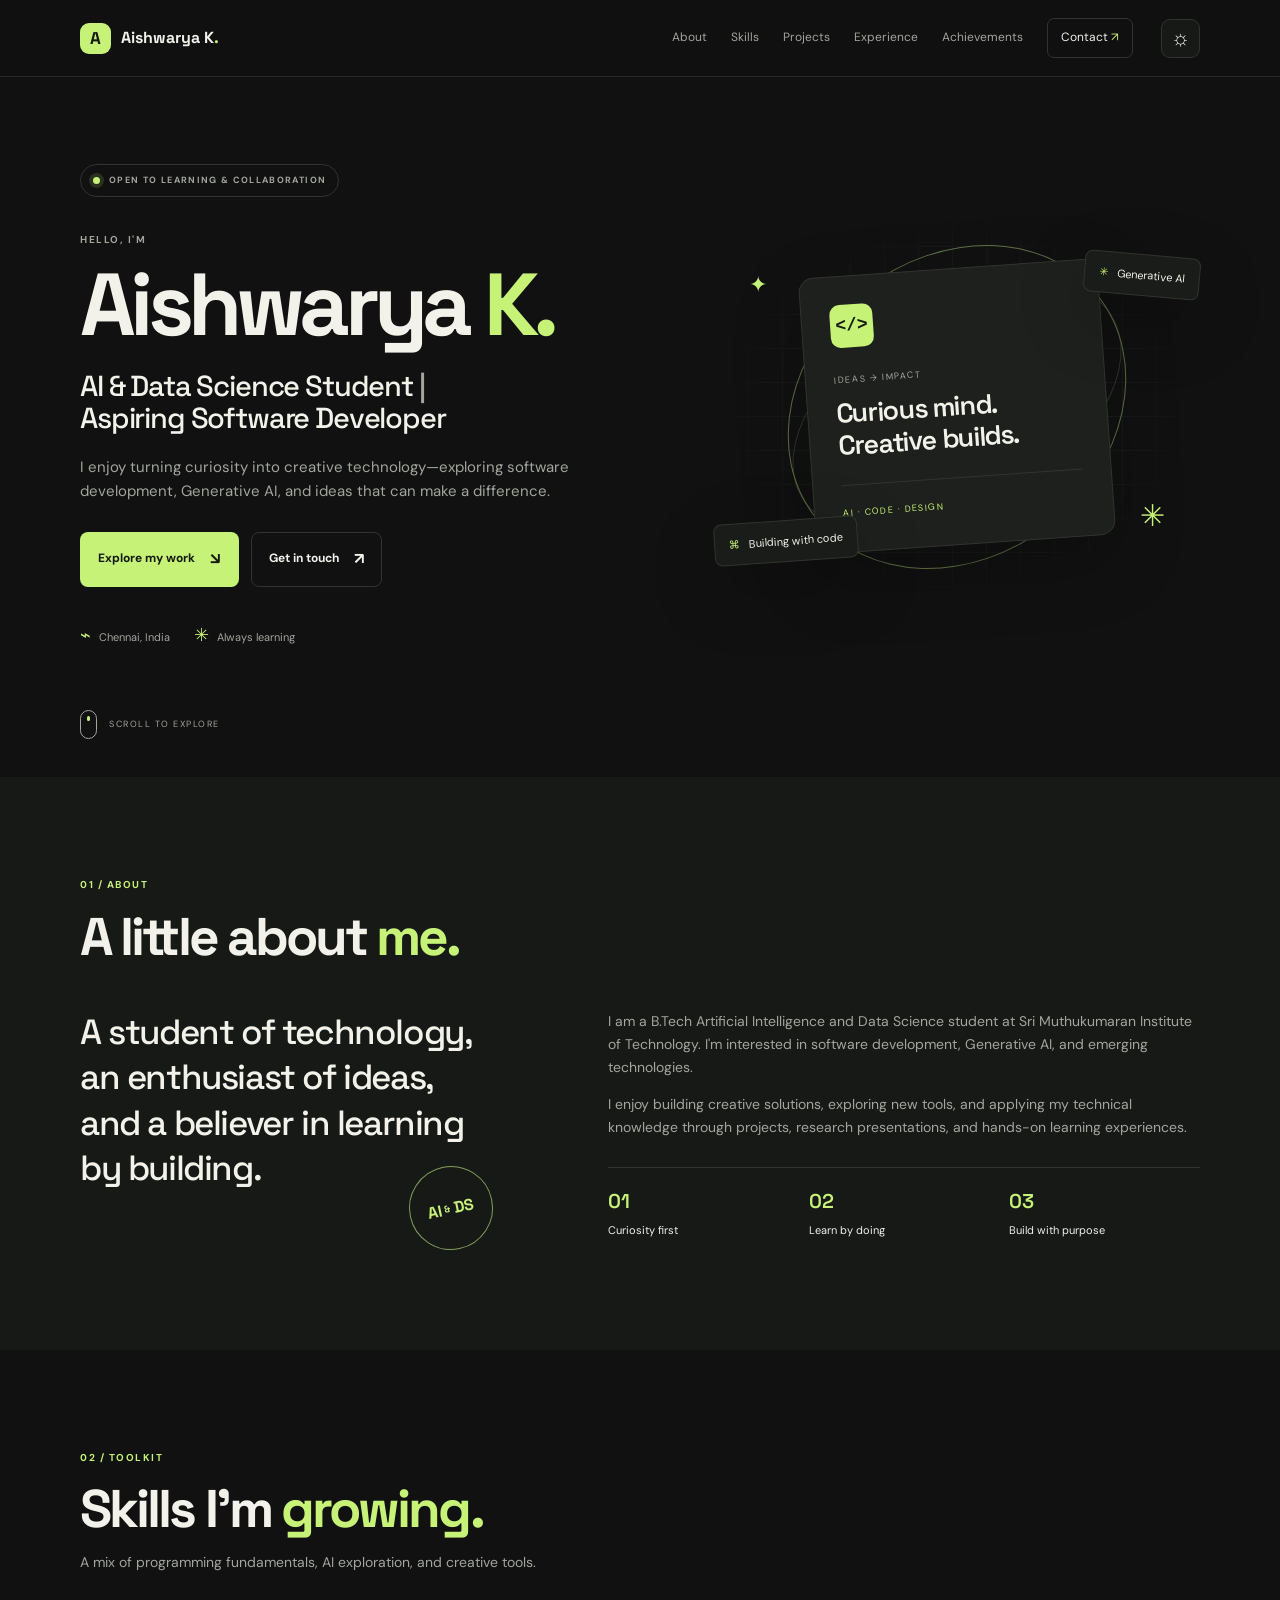
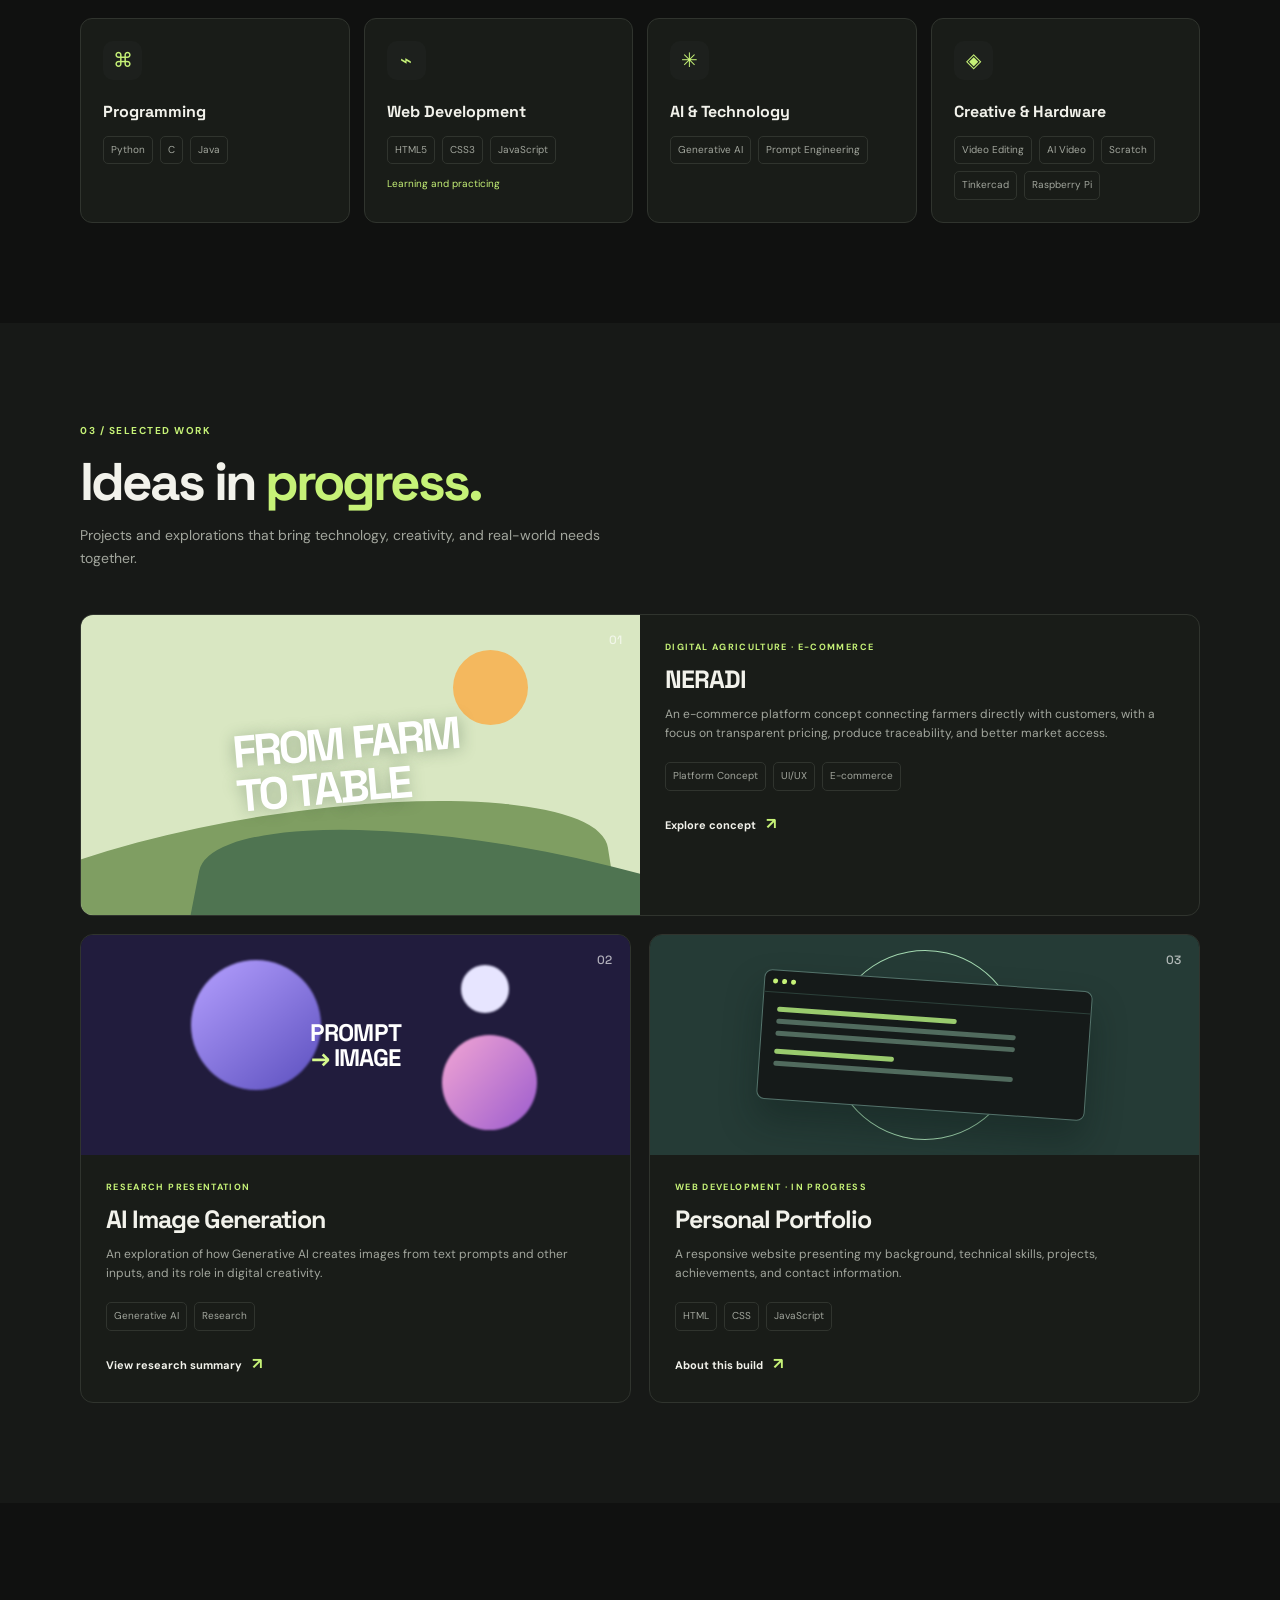
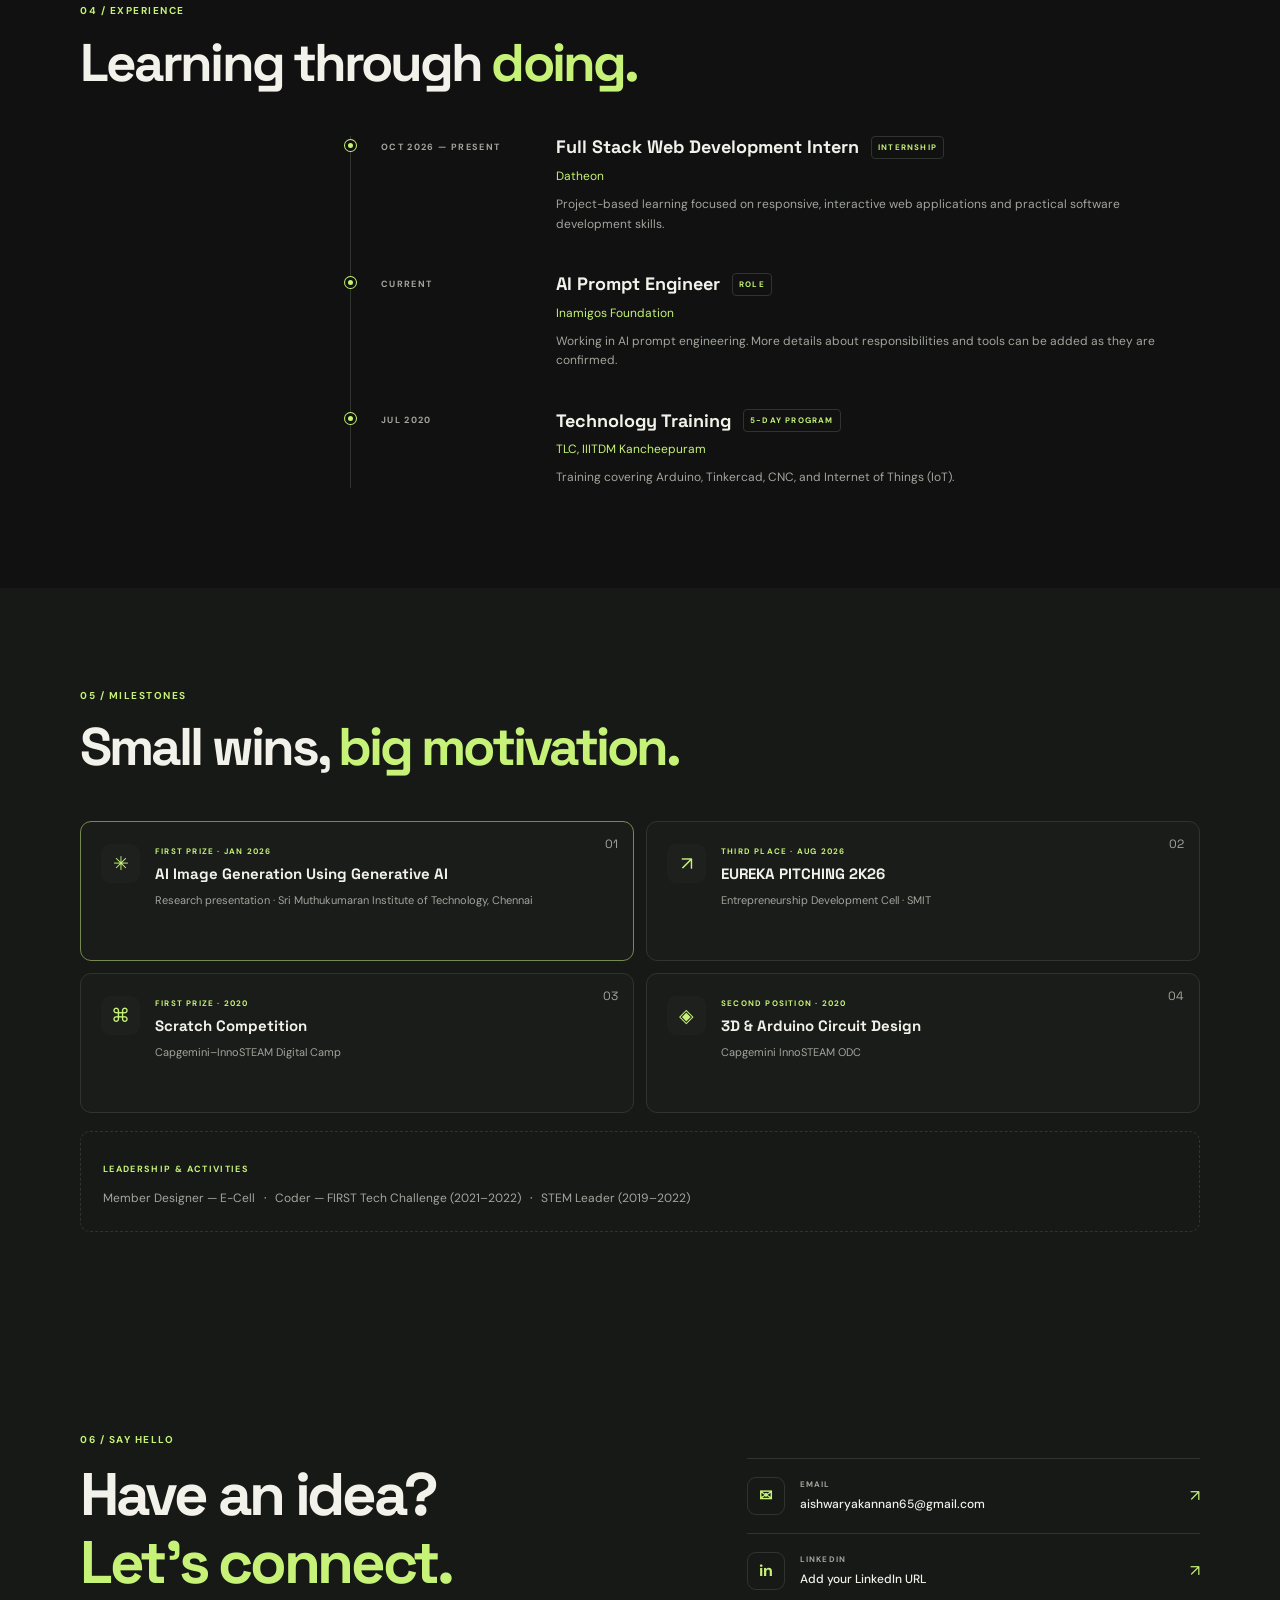
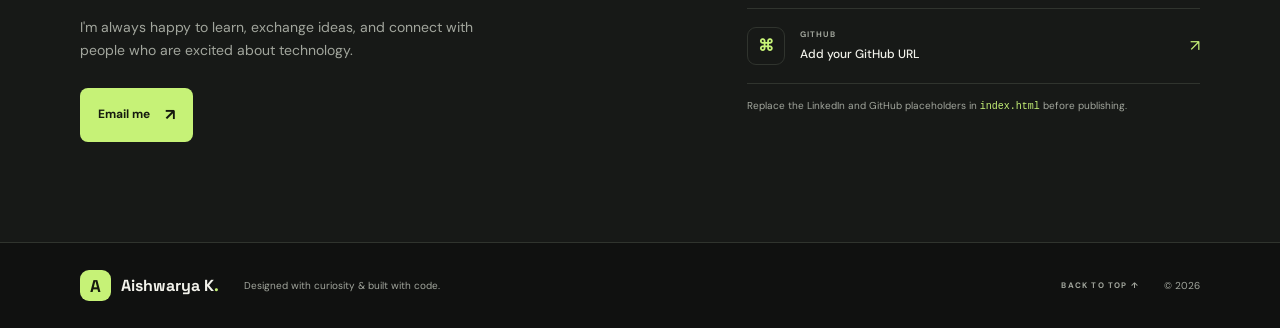
<file: index.html>
<!doctype html>
<html lang="en">
<head>
  <meta charset="utf-8">
  <meta name="viewport" content="width=device-width, initial-scale=1">
  <meta name="description" content="Aishwarya K — AI & Data Science student and aspiring software developer. Explore projects, skills, achievements, and contact details.">
  <title>Aishwarya K | AI & Data Science Student</title>
  <link rel="preconnect" href="https://fonts.googleapis.com">
  <link rel="preconnect" href="https://fonts.gstatic.com" crossorigin>
  <link href="https://fonts.googleapis.com/css2?family=DM+Sans:wght@400;500;600;700&family=Space+Grotesk:wght@400;500;600;700&display=swap" rel="stylesheet">
  <link rel="stylesheet" href="style.css">
  <script src="script.js" defer></script>
</head>
<body>
  <a class="skip-link" href="#main">Skip to content</a>
  <header class="site-header">
    <nav class="nav container" aria-label="Main navigation">
      <a class="brand" href="#home" aria-label="Aishwarya K home"><span class="brand-mark">A</span><span>Aishwarya K<span class="brand-dot">.</span></span></a>
      <button class="menu-toggle" id="menuToggle" aria-label="Open navigation menu" aria-expanded="false" aria-controls="navLinks"><span></span><span></span><span></span></button>
      <div class="nav-links" id="navLinks">
        <a href="#about">About</a><a href="#skills">Skills</a><a href="#projects">Projects</a><a href="#experience">Experience</a><a href="#achievements">Achievements</a><a href="#contact" class="nav-contact">Contact <span aria-hidden="true">↗</span></a>
      </div>
      <button class="theme-toggle" id="themeToggle" aria-label="Switch to light theme" title="Toggle color theme"><span id="themeIcon" aria-hidden="true">☼</span></button>
    </nav>
  </header>

  <main id="main">
    <section class="hero section container" id="home">
      <div class="hero-copy">
        <div class="eyebrow"><span class="status-dot"></span> OPEN TO LEARNING & COLLABORATION</div>
        <p class="hero-kicker">HELLO, I'M</p>
        <h1>Aishwarya <span class="accent">K.</span></h1>
        <h2>AI &amp; Data Science Student <span class="muted">|</span><br class="desktop-break"> Aspiring Software Developer</h2>
        <p class="hero-description">I enjoy turning curiosity into creative technology—exploring software development, Generative AI, and ideas that can make a difference.</p>
        <div class="hero-actions">
          <a class="button button-primary" href="#projects">Explore my work <span aria-hidden="true">↘</span></a>
          <a class="button button-secondary" href="#contact">Get in touch <span aria-hidden="true">↗</span></a>
        </div>
        <div class="hero-meta"><span><span class="meta-icon">⌁</span> Chennai, India</span><span><span class="meta-icon">✳</span> Always learning</span></div>
      </div>
      <div class="hero-art" aria-label="Decorative abstract technology illustration">
        <div class="art-grid"></div><div class="orbit orbit-one"></div><div class="orbit orbit-two"></div>
        <div class="art-card card-main"><span class="code-tag">&lt;/&gt;</span><span class="art-label">IDEAS → IMPACT</span><strong>Curious mind.<br>Creative builds.</strong><div class="art-line"></div><span class="art-caption">AI · CODE · DESIGN</span></div>
        <div class="float-chip chip-ai"><span>✳</span> Generative AI</div>
        <div class="float-chip chip-code"><span>⌘</span> Building with code</div>
        <div class="art-spark spark-one">✳</div><div class="art-spark spark-two">✦</div>
      </div>
      <a class="scroll-cue" href="#about"><span></span> SCROLL TO EXPLORE</a>
    </section>

    <section class="section section-soft" id="about">
      <div class="container">
        <div class="section-heading"><p class="section-index">01 / ABOUT</p><h2>A little about <span class="accent">me.</span></h2></div>
        <div class="about-layout">
          <div class="about-lead"><p class="large-copy">A student of technology, an enthusiast of ideas, and a believer in learning by building.</p><div class="about-stamp"><span>AI</span><span>&</span><span>DS</span></div></div>
          <div class="about-content"><p>I am a B.Tech Artificial Intelligence and Data Science student at Sri Muthukumaran Institute of Technology. I'm interested in software development, Generative AI, and emerging technologies.</p><p>I enjoy building creative solutions, exploring new tools, and applying my technical knowledge through projects, research presentations, and hands-on learning experiences.</p><div class="quick-facts"><div><span class="fact-number">01</span><span>Curiosity first</span></div><div><span class="fact-number">02</span><span>Learn by doing</span></div><div><span class="fact-number">03</span><span>Build with purpose</span></div></div></div>
        </div>
      </div>
    </section>

    <section class="section container" id="skills">
      <div class="section-heading"><p class="section-index">02 / TOOLKIT</p><h2>Skills I'm <span class="accent">growing.</span></h2><p class="section-subtitle">A mix of programming fundamentals, AI exploration, and creative tools.</p></div>
      <div class="skills-grid">
        <article class="skill-card"><div class="skill-icon">⌘</div><h3>Programming</h3><div class="tag-list"><span>Python</span><span>C</span><span>Java</span></div></article>
        <article class="skill-card"><div class="skill-icon">⌁</div><h3>Web Development</h3><div class="tag-list"><span>HTML5</span><span>CSS3</span><span>JavaScript</span></div><p class="skill-note">Learning and practicing</p></article>
        <article class="skill-card"><div class="skill-icon">✳</div><h3>AI &amp; Technology</h3><div class="tag-list"><span>Generative AI</span><span>Prompt Engineering</span></div></article>
        <article class="skill-card"><div class="skill-icon">◈</div><h3>Creative &amp; Hardware</h3><div class="tag-list"><span>Video Editing</span><span>AI Video</span><span>Scratch</span><span>Tinkercad</span><span>Raspberry Pi</span></div></article>
      </div>
    </section>

    <section class="section section-soft" id="projects">
      <div class="container">
        <div class="section-heading"><p class="section-index">03 / SELECTED WORK</p><h2>Ideas in <span class="accent">progress.</span></h2><p class="section-subtitle">Projects and explorations that bring technology, creativity, and real-world needs together.</p></div>
        <div class="projects-grid">
          <article class="project-card project-featured">
            <div class="project-visual visual-farm"><div class="farm-sun"></div><div class="farm-hill hill-one"></div><div class="farm-hill hill-two"></div><div class="farm-label">FROM FARM<br>TO TABLE</div><span class="visual-number">01</span></div>
            <div class="project-body"><div class="project-type">DIGITAL AGRICULTURE · E-COMMERCE</div><h3>NERADI</h3><p>An e-commerce platform concept connecting farmers directly with customers, with a focus on transparent pricing, produce traceability, and better market access.</p><div class="project-tags"><span>Platform Concept</span><span>UI/UX</span><span>E-commerce</span></div><button class="text-link project-details" data-project="neradi">Explore concept <span>↗</span></button></div>
          </article>
          <article class="project-card">
            <div class="project-visual visual-ai"><div class="ai-orb orb-a"></div><div class="ai-orb orb-b"></div><div class="ai-orb orb-c"></div><div class="ai-visual-text">PROMPT<br><span>→</span> IMAGE</div><span class="visual-number">02</span></div>
            <div class="project-body"><div class="project-type">RESEARCH PRESENTATION</div><h3>AI Image Generation</h3><p>An exploration of how Generative AI creates images from text prompts and other inputs, and its role in digital creativity.</p><div class="project-tags"><span>Generative AI</span><span>Research</span></div><button class="text-link project-details" data-project="ai">View research summary <span>↗</span></button></div>
          </article>
          <article class="project-card">
            <div class="project-visual visual-portfolio"><div class="mini-window"><div class="mini-window-top"><i></i><i></i><i></i></div><div class="mini-lines"><b></b><span></span><span></span><b></b><span></span></div></div><span class="visual-number">03</span><div class="portfolio-orbit"></div></div>
            <div class="project-body"><div class="project-type">WEB DEVELOPMENT · IN PROGRESS</div><h3>Personal Portfolio</h3><p>A responsive website presenting my background, technical skills, projects, achievements, and contact information.</p><div class="project-tags"><span>HTML</span><span>CSS</span><span>JavaScript</span></div><button class="text-link project-details" data-project="portfolio">About this build <span>↗</span></button></div>
          </article>
        </div>
      </div>
    </section>

    <section class="section container" id="experience">
      <div class="section-heading"><p class="section-index">04 / EXPERIENCE</p><h2>Learning through <span class="accent">doing.</span></h2></div>
      <div class="timeline">
        <article class="timeline-item"><div class="timeline-marker"></div><div class="timeline-date">OCT 2026 — PRESENT</div><div class="timeline-content"><div class="timeline-top"><h3>Full Stack Web Development Intern</h3><span class="timeline-type">INTERNSHIP</span></div><p class="timeline-org">Datheon</p><p>Project-based learning focused on responsive, interactive web applications and practical software development skills.</p></div></article>
        <article class="timeline-item"><div class="timeline-marker"></div><div class="timeline-date">CURRENT</div><div class="timeline-content"><div class="timeline-top"><h3>AI Prompt Engineer</h3><span class="timeline-type">ROLE</span></div><p class="timeline-org">Inamigos Foundation</p><p>Working in AI prompt engineering. More details about responsibilities and tools can be added as they are confirmed.</p></div></article>
        <article class="timeline-item"><div class="timeline-marker"></div><div class="timeline-date">JUL 2020</div><div class="timeline-content"><div class="timeline-top"><h3>Technology Training</h3><span class="timeline-type">5-DAY PROGRAM</span></div><p class="timeline-org">TLC, IIITDM Kancheepuram</p><p>Training covering Arduino, Tinkercad, CNC, and Internet of Things (IoT).</p></div></article>
      </div>
    </section>

    <section class="section section-soft" id="achievements">
      <div class="container">
        <div class="section-heading"><p class="section-index">05 / MILESTONES</p><h2>Small wins, <span class="accent">big motivation.</span></h2></div>
        <div class="awards-grid">
          <article class="award-card award-highlight"><div class="award-symbol">✳</div><div><p class="award-label">FIRST PRIZE · JAN 2026</p><h3>AI Image Generation Using Generative AI</h3><p>Research presentation · Sri Muthukumaran Institute of Technology, Chennai</p></div><span class="award-index">01</span></article>
          <article class="award-card"><div class="award-symbol">↗</div><div><p class="award-label">THIRD PLACE · AUG 2026</p><h3>EUREKA PITCHING 2K26</h3><p>Entrepreneurship Development Cell · SMIT</p></div><span class="award-index">02</span></article>
          <article class="award-card"><div class="award-symbol">⌘</div><div><p class="award-label">FIRST PRIZE · 2020</p><h3>Scratch Competition</h3><p>Capgemini–InnoSTEAM Digital Camp</p></div><span class="award-index">03</span></article>
          <article class="award-card"><div class="award-symbol">◈</div><div><p class="award-label">SECOND POSITION · 2020</p><h3>3D &amp; Arduino Circuit Design</h3><p>Capgemini InnoSTEAM ODC</p></div><span class="award-index">04</span></article>
        </div>
        <div class="activities-strip"><div><span class="strip-label">LEADERSHIP & ACTIVITIES</span><p>Member Designer — E-Cell <span>·</span> Coder — FIRST Tech Challenge (2021–2022) <span>·</span> STEM Leader (2019–2022)</p></div></div>
      </div>
    </section>

    <section class="section contact-section" id="contact">
      <div class="container contact-layout">
        <div><p class="section-index">06 / SAY HELLO</p><h2>Have an idea?<br><span class="accent">Let's connect.</span></h2><p class="contact-intro">I'm always happy to learn, exchange ideas, and connect with people who are excited about technology.</p><a class="button button-primary" href="mailto:aishwaryakannan65@gmail.com">Email me <span aria-hidden="true">↗</span></a></div>
        <div class="contact-links">
          <a class="contact-link" href="mailto:aishwaryakannan65@gmail.com"><span class="contact-icon">✉</span><span><small>EMAIL</small><strong>aishwaryakannan65@gmail.com</strong></span><span class="external-arrow">↗</span></a>
          <a class="contact-link placeholder-link" href="#" data-placeholder="linkedin"><span class="contact-icon">in</span><span><small>LINKEDIN</small><strong>Add your LinkedIn URL</strong></span><span class="external-arrow">↗</span></a>
          <a class="contact-link placeholder-link" href="#" data-placeholder="github"><span class="contact-icon">⌘</span><span><small>GITHUB</small><strong>Add your GitHub URL</strong></span><span class="external-arrow">↗</span></a>
          <div class="contact-note">Replace the LinkedIn and GitHub placeholders in <code>index.html</code> before publishing.</div>
        </div>
      </div>
    </section>
  </main>

  <footer class="site-footer"><div class="container footer-inner"><a class="brand" href="#home"><span class="brand-mark">A</span><span>Aishwarya K<span class="brand-dot">.</span></span></a><p>Designed with curiosity & built with code.</p><a href="#home" class="back-top">BACK TO TOP ↑</a><span class="footer-year">© <span id="year"></span></span></div></footer>

  <dialog class="project-modal" id="projectModal" aria-labelledby="modalTitle"><div class="modal-inner"><button class="modal-close" id="modalClose" aria-label="Close project details">×</button><p class="section-index" id="modalEyebrow">PROJECT DETAILS</p><h2 id="modalTitle">Project</h2><p id="modalDescription"></p><div class="modal-note" id="modalNote"></div><button class="button button-secondary" id="modalDone">Close details</button></div></dialog>
  <div class="toast" id="toast" role="status" aria-live="polite"></div>
</body>
</html>
</file>
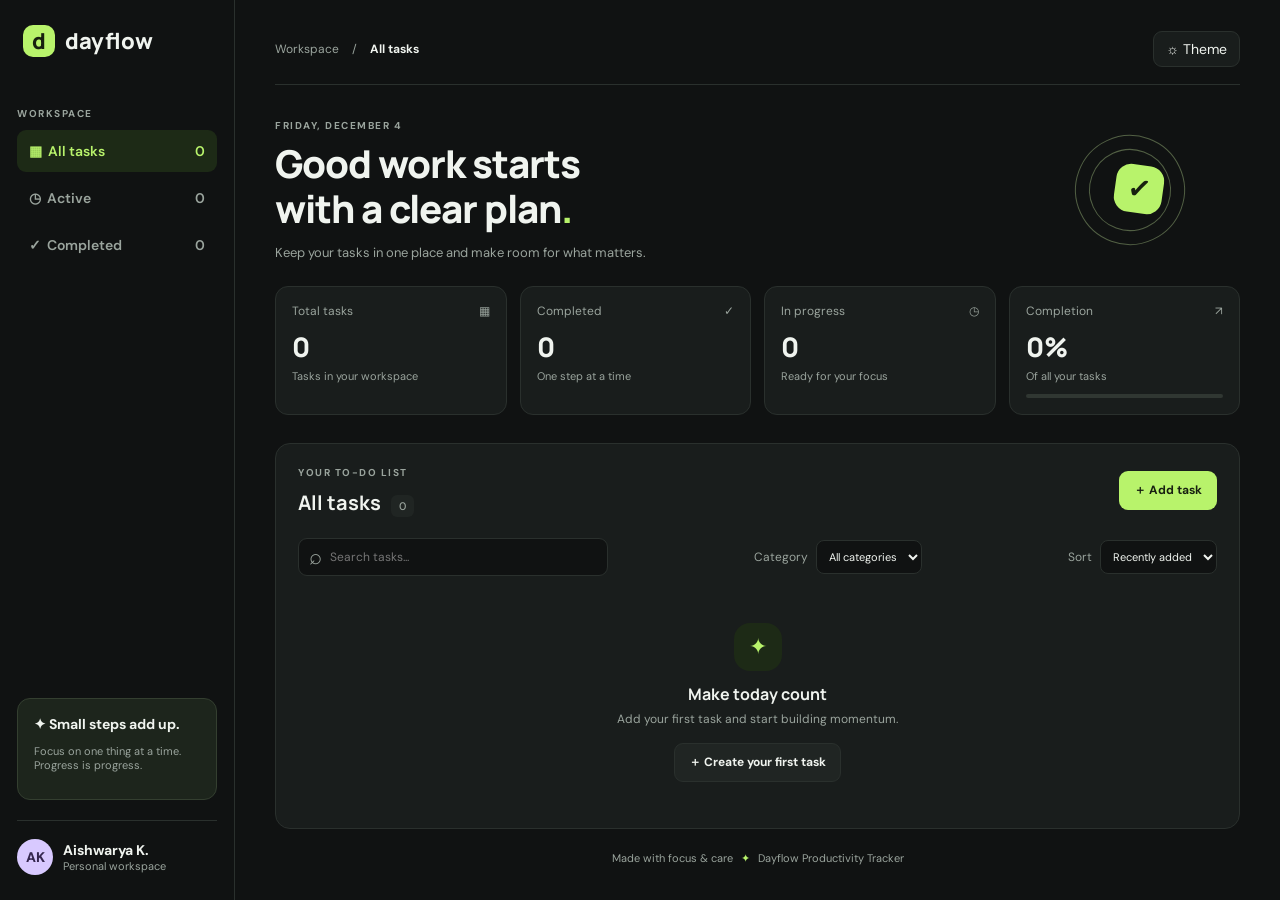
<file: task-manager/index.html>
<!doctype html>
<html lang="en"><head><meta charset="utf-8"><meta name="viewport" content="width=device-width, initial-scale=1"><meta name="description" content="Responsive task manager and productivity tracker"><title>Dayflow — Task Manager</title><link rel="stylesheet" href="style.css"><script src="script.js" defer></script></head>
<body><div class="app-shell">
<aside class="sidebar"><a class="brand" href="#"><span class="brand-mark">d</span><span>dayflow</span></a><p class="nav-label">WORKSPACE</p><nav class="nav-list" aria-label="Task filters"><button class="nav-item active" data-filter="all">▦ &nbsp;All tasks <span id="allCount">0</span></button><button class="nav-item" data-filter="active">◷ &nbsp;Active <span id="activeCount">0</span></button><button class="nav-item" data-filter="completed">✓ &nbsp;Completed <span id="completedCount">0</span></button></nav><div class="sidebar-bottom"><div class="tip-card"><strong>✦ Small steps add up.</strong><p>Focus on one thing at a time. Progress is progress.</p></div><div class="profile"><div class="avatar">AK</div><div><strong>Aishwarya K.</strong><small>Personal workspace</small></div></div></div></aside>
<main class="main"><header class="topbar"><div class="breadcrumb">Workspace <span>/</span> <strong id="crumb">All tasks</strong></div><button class="theme-toggle" id="themeToggle">☼ Theme</button></header>
<section class="welcome"><div><p class="eyebrow" id="todayLabel">YOUR SPACE, YOUR PACE</p><h1>Good work starts<br>with a clear plan<span>.</span></h1><p class="subhead">Keep your tasks in one place and make room for what matters.</p></div><div class="welcome-art" aria-hidden="true"><div class="art-circle c1"></div><div class="art-circle c2"></div><div class="art-check">✓</div></div></section>
<section class="stats"><article class="stat-card"><div class="stat-top">Total tasks <span>▦</span></div><strong id="totalStat">0</strong><small>Tasks in your workspace</small></article><article class="stat-card"><div class="stat-top">Completed <span>✓</span></div><strong id="doneStat">0</strong><small>One step at a time</small></article><article class="stat-card"><div class="stat-top">In progress <span>◷</span></div><strong id="progressStat">0</strong><small>Ready for your focus</small></article><article class="stat-card"><div class="stat-top">Completion <span>↗</span></div><strong id="rateStat">0%</strong><small>Of all your tasks</small><div class="progress-track"><div id="progressBar"></div></div></article></section>
<section class="task-panel"><div class="panel-heading"><div><p class="eyebrow">YOUR TO-DO LIST</p><h2 id="listTitle">All tasks <span id="visibleCount">0</span></h2></div><button class="primary-btn" id="addTaskBtn">＋ Add task</button></div>
<form id="taskForm" class="task-form hidden"><div class="form-heading"><h3 id="formTitle">Create a task</h3><button type="button" class="icon-btn" id="closeForm">×</button></div><label for="taskName">Task name</label><input id="taskName" maxlength="100" placeholder="e.g. Finish portfolio homepage" required><label for="taskDescription">Notes (optional)</label><textarea id="taskDescription" rows="2" maxlength="300" placeholder="Add a little detail..."></textarea><div class="form-grid"><div><label for="taskCategory">Category</label><select id="taskCategory"><option value="Work">Work</option><option value="Personal">Personal</option><option value="Study">Study</option></select></div><div><label for="taskPriority">Priority</label><select id="taskPriority"><option value="low">Low</option><option value="medium" selected>Medium</option><option value="high">High</option></select></div><div><label for="taskDue">Due date</label><input type="date" id="taskDue"></div></div><div class="form-actions"><button type="button" class="secondary-btn" id="cancelForm">Cancel</button><button class="primary-btn" type="submit" id="saveTaskBtn">Save task</button></div></form>
<div class="toolbar"><div class="search-wrap">⌕ <input type="search" id="searchInput" placeholder="Search tasks..." aria-label="Search tasks"></div><label class="sort-label">Category <select id="categoryFilter"><option value="all">All categories</option><option value="Work">Work</option><option value="Personal">Personal</option><option value="Study">Study</option></select></label><label class="sort-label">Sort <select id="sortSelect"><option value="created">Recently added</option><option value="due">Due date</option><option value="priority">Priority</option></select></label></div><div id="taskList" class="task-list"></div><div id="emptyState" class="empty-state"><div class="empty-icon">✦</div><h3>Make today count</h3><p>Add your first task and start building momentum.</p><button class="secondary-btn" id="emptyAddBtn">＋ Create your first task</button></div></section><footer>Made with focus & care <span>✦</span> Dayflow Productivity Tracker</footer></main></div><div id="toast" class="toast" role="status" aria-live="polite"></div></body></html>
</file>
<file: style.css>
/* Aishwarya K portfolio — responsive styles */
:root{color-scheme:dark;--bg:#101110;--surface:#171917;--surface-2:#1d201d;--text:#f2f2eb;--muted:#a2a69d;--line:#30342e;--accent:#c6f277;--accent-ink:#151a0e;--card:#191c18;--shadow:0 24px 70px rgba(0,0,0,.22)}
:root[data-theme="light"]{color-scheme:light;--bg:#f7f8f3;--surface:#eef0e8;--surface-2:#e5e9dd;--text:#20251d;--muted:#697064;--line:#d9ded1;--accent:#537b20;--accent-ink:#fff;--card:#fff;--shadow:0 24px 70px rgba(28,40,16,.09)}
*{box-sizing:border-box}html{scroll-behavior:smooth;scroll-padding-top:90px}body{margin:0;background:var(--bg);color:var(--text);font-family:"DM Sans",sans-serif;line-height:1.65;transition:background .25s,color .25s}body.modal-open{overflow:hidden}a{color:inherit;text-decoration:none}button{font:inherit}.container{width:min(1120px,calc(100% - 40px));margin-inline:auto}.section{padding:100px 0}.section-soft{background:var(--surface)}.accent{color:var(--accent)}.muted{color:var(--muted)}.skip-link{position:absolute;left:12px;top:-60px;background:var(--accent);color:var(--accent-ink);padding:10px 14px;z-index:100}.skip-link:focus{top:12px}
.site-header{position:sticky;top:0;z-index:20;background:color-mix(in srgb,var(--bg) 88%,transparent);backdrop-filter:blur(16px);border-bottom:1px solid color-mix(in srgb,var(--line) 75%,transparent)}.nav{height:76px;display:flex;align-items:center;gap:28px}.brand{display:inline-flex;align-items:center;gap:10px;font-family:"Space Grotesk",sans-serif;font-weight:700;white-space:nowrap}.brand-mark{display:grid;place-items:center;width:31px;height:31px;background:var(--accent);color:var(--accent-ink);border-radius:9px;font-size:17px}.brand-dot{color:var(--accent)}.nav-links{display:flex;align-items:center;gap:24px;margin-left:auto}.nav-links a{font-size:12px;color:var(--muted);transition:color .2s}.nav-links a:hover,.nav-links a:focus-visible{color:var(--accent)}.nav-links .nav-contact{color:var(--text);border:1px solid var(--line);padding:9px 13px;border-radius:7px}.nav-contact span{color:var(--accent)}.theme-toggle,.menu-toggle{border:1px solid var(--line);background:var(--surface);color:var(--text);border-radius:9px;display:grid;place-items:center;cursor:pointer}.theme-toggle{width:39px;height:39px;font-size:21px;flex-shrink:0}.menu-toggle{display:none;width:40px;height:40px;padding:10px;gap:4px}.menu-toggle span{height:2px;width:18px;background:var(--text);display:block}
.hero{min-height:650px;position:relative;display:grid;grid-template-columns:1.1fr .9fr;align-items:center;gap:40px;padding-top:75px;padding-bottom:115px}.eyebrow,.section-index,.hero-kicker,.project-type,.award-label,.timeline-date,.timeline-type,.strip-label,.contact-link small,.back-top{font-size:10px;letter-spacing:.15em;font-weight:700}.eyebrow{display:inline-flex;align-items:center;gap:9px;padding:8px 12px;border:1px solid var(--line);border-radius:99px;color:var(--muted);font-size:9px}.status-dot{width:7px;height:7px;background:var(--accent);border-radius:50%;box-shadow:0 0 0 4px color-mix(in srgb,var(--accent) 14%,transparent)}.hero-kicker{margin:35px 0 0;color:var(--muted)}h1,h2,h3,p{margin-top:0}h1,h2,h3{font-family:"Space Grotesk",sans-serif;line-height:1.12}h1{font-size:clamp(54px,7vw,88px);letter-spacing:-.065em;margin:8px 0 15px}h1 .accent{letter-spacing:-.07em}.hero h2{font-size:clamp(20px,2.4vw,29px);font-weight:500;letter-spacing:-.04em;margin-bottom:20px}.hero-description{max-width:490px;color:var(--muted);font-size:15px}.hero-actions{display:flex;gap:12px;flex-wrap:wrap;margin-top:28px}.button{display:inline-flex;align-items:center;justify-content:center;gap:15px;padding:13px 17px;border-radius:8px;font-size:12px;font-weight:700;border:1px solid transparent;transition:transform .2s,background .2s}.button:hover{transform:translateY(-2px)}.button-primary{background:var(--accent);color:var(--accent-ink)}.button-secondary{border-color:var(--line);color:var(--text);background:transparent}.button span{font-size:16px}.hero-meta{display:flex;gap:24px;flex-wrap:wrap;margin-top:34px;color:var(--muted);font-size:11px}.meta-icon{color:var(--accent);font-size:18px;margin-right:5px}.hero-art{min-height:430px;position:relative;display:grid;place-items:center}.art-grid{position:absolute;inset:20px 0;background-image:linear-gradient(color-mix(in srgb,var(--line) 60%,transparent) 1px,transparent 1px),linear-gradient(90deg,color-mix(in srgb,var(--line) 60%,transparent) 1px,transparent 1px);background-size:34px 34px;mask-image:radial-gradient(ellipse,black 20%,transparent 72%)}.orbit{position:absolute;border:1px solid var(--line);border-radius:50%;transform:rotate(-30deg)}.orbit-one{width:360px;height:210px}.orbit-two{width:300px;height:360px;transform:rotate(52deg);border-color:color-mix(in srgb,var(--accent) 32%,var(--line))}.card-main{position:relative;width:min(300px,80%);padding:28px;background:var(--surface-2);border:1px solid var(--line);border-radius:15px;box-shadow:var(--shadow);transform:rotate(-4deg)}.code-tag{display:grid;place-items:center;width:43px;height:43px;background:var(--accent);color:var(--accent-ink);font-weight:700;border-radius:10px;font-family:monospace;font-size:18px}.art-label{display:block;margin-top:25px;font-size:9px;letter-spacing:.18em;color:var(--muted)}.card-main strong{display:block;font:600 27px/1.2 "Space Grotesk",sans-serif;margin-top:10px;letter-spacing:-.05em}.art-line{height:1px;background:var(--line);margin:22px 0 12px}.art-caption{font-size:9px;letter-spacing:.16em;color:var(--accent)}.float-chip{position:absolute;padding:11px 14px;border:1px solid var(--line);background:var(--card);border-radius:8px;font-size:11px;box-shadow:var(--shadow)}.float-chip span{color:var(--accent);margin-right:6px}.chip-ai{top:62px;right:0;transform:rotate(5deg)}.chip-code{bottom:60px;left:0;transform:rotate(-4deg)}.art-spark{position:absolute;color:var(--accent)}.spark-one{font-size:30px;right:35px;bottom:82px}.spark-two{font-size:22px;left:35px;top:75px}.scroll-cue{position:absolute;bottom:38px;left:0;display:flex;align-items:center;gap:12px;color:var(--muted);font-size:9px;letter-spacing:.17em}.scroll-cue span{height:29px;width:17px;border:1px solid var(--muted);border-radius:10px;position:relative}.scroll-cue span:after{content:"";position:absolute;top:5px;left:6px;width:3px;height:5px;border-radius:3px;background:var(--accent);animation:scroll 1.4s infinite}@keyframes scroll{to{transform:translateY(9px);opacity:0}}
.section-heading{margin-bottom:44px}.section-index{color:var(--accent);margin-bottom:13px}.section-heading h2,.contact-layout h2{font-size:clamp(34px,4.8vw,53px);letter-spacing:-.055em;margin-bottom:12px}.section-subtitle{color:var(--muted);max-width:560px;font-size:14px;margin-bottom:0}.about-layout{display:grid;grid-template-columns:.85fr 1.15fr;gap:90px}.large-copy{font:500 clamp(24px,3vw,35px)/1.3 "Space Grotesk",sans-serif;letter-spacing:-.04em;max-width:410px}.about-lead{position:relative;min-height:240px}.about-stamp{position:absolute;bottom:0;right:25px;width:84px;height:84px;border:1px solid color-mix(in srgb,var(--accent) 55%,var(--line));border-radius:50%;display:flex;align-items:center;justify-content:center;gap:3px;color:var(--accent);font:700 16px "Space Grotesk",sans-serif;transform:rotate(-12deg)}.about-stamp span:nth-child(2){font-size:10px}.about-content>p{color:var(--muted);font-size:14px;max-width:620px}.quick-facts{display:grid;grid-template-columns:repeat(3,1fr);gap:10px;margin-top:28px;padding-top:20px;border-top:1px solid var(--line)}.quick-facts div{display:flex;flex-direction:column;gap:7px;font-size:11px}.fact-number{font:600 20px "Space Grotesk",sans-serif;color:var(--accent)}
.skills-grid{display:grid;grid-template-columns:repeat(4,1fr);gap:14px}.skill-card{padding:22px;border:1px solid var(--line);background:var(--card);border-radius:12px;min-height:200px;transition:transform .2s,border-color .2s}.skill-card:hover{transform:translateY(-4px);border-color:color-mix(in srgb,var(--accent) 50%,var(--line))}.skill-icon{width:39px;height:39px;display:grid;place-items:center;background:var(--surface-2);color:var(--accent);border-radius:10px;font-size:20px;margin-bottom:23px}.skill-card h3{font-size:16px;margin-bottom:15px}.tag-list,.project-tags{display:flex;gap:7px;flex-wrap:wrap}.tag-list span,.project-tags span{font-size:10px;border:1px solid var(--line);border-radius:5px;padding:5px 7px;color:var(--muted)}.skill-note{font-size:10px;color:var(--accent);margin:12px 0 0}
.projects-grid{display:grid;grid-template-columns:repeat(2,1fr);gap:18px}.project-card{border:1px solid var(--line);border-radius:13px;overflow:hidden;background:var(--card);transition:transform .2s,border-color .2s}.project-card:hover{transform:translateY(-4px);border-color:color-mix(in srgb,var(--accent) 40%,var(--line))}.project-featured{grid-column:span 2;display:grid;grid-template-columns:1fr 1fr}.project-visual{height:220px;position:relative;overflow:hidden;display:grid;place-items:center}.project-featured .project-visual{height:100%;min-height:300px}.visual-number{position:absolute;top:17px;right:18px;font:500 12px "Space Grotesk",sans-serif;color:rgba(255,255,255,.65)}.visual-farm{background:#d9e7c2}.farm-sun{position:absolute;width:75px;height:75px;top:35px;right:20%;border-radius:50%;background:#f4b85e}.farm-hill{position:absolute;width:120%;height:170px;border-radius:50% 50% 0 0;bottom:-70px}.hill-one{background:#7f9e62;left:-25%;transform:rotate(-9deg)}.hill-two{background:#4f7451;right:-40%;bottom:-105px;transform:rotate(11deg)}.farm-label{position:relative;z-index:2;color:#fff;font:700 clamp(25px,4vw,45px)/.98 "Space Grotesk",sans-serif;letter-spacing:-.06em;text-shadow:0 2px 15px #31513766;transform:rotate(-5deg);margin-right:25px}.visual-ai{background:#211c3d}.ai-orb{position:absolute;border-radius:50%;filter:blur(1px)}.orb-a{width:130px;height:130px;background:linear-gradient(140deg,#b5a0ff,#5b4fbe);top:25px;left:20%}.orb-b{width:95px;height:95px;background:linear-gradient(130deg,#f3a6d4,#9b5bce);right:17%;bottom:25px}.orb-c{width:48px;height:48px;background:#e7e5ff;top:30px;right:22%}.ai-visual-text{position:relative;z-index:2;color:#fff;font:700 24px/1.05 "Space Grotesk",sans-serif;letter-spacing:-.04em;text-align:center}.ai-visual-text span{color:#d6f98e}.visual-portfolio{background:#253b36}.mini-window{position:relative;z-index:2;width:60%;height:130px;background:#151a19;border:1px solid #54736b;border-radius:8px;box-shadow:0 20px 35px #0c18155c;overflow:hidden;transform:rotate(4deg)}.mini-window-top{height:22px;border-bottom:1px solid #2c403a;display:flex;gap:4px;align-items:center;padding-left:8px}.mini-window-top i{width:5px;height:5px;background:#c6f277;border-radius:50%}.mini-lines{padding:14px;display:grid;gap:7px}.mini-lines b,.mini-lines span{height:5px;border-radius:3px;background:#9acb6e;width:60%}.mini-lines span{width:80%;background:#516b5e}.mini-lines b:nth-of-type(2){width:40%;margin-top:6px}.portfolio-orbit{position:absolute;width:190px;height:190px;border:1px solid #a4d9b1;border-radius:50%;transform:rotate(35deg)}.project-body{padding:25px}.project-type{font-size:9px;color:var(--accent);margin-bottom:10px}.project-body h3{font-size:25px;margin-bottom:12px;letter-spacing:-.04em}.project-body p{font-size:12px;color:var(--muted);margin-bottom:18px}.project-tags{margin-bottom:20px}.text-link{border:0;padding:0;background:transparent;color:var(--text);font-weight:700;font-size:11px;cursor:pointer}.text-link span{color:var(--accent);font-size:16px;margin-left:7px}
.timeline{max-width:850px;margin-left:auto;border-left:1px solid var(--line);padding-left:30px}.timeline-item{position:relative;display:grid;grid-template-columns:150px 1fr;gap:25px;padding:0 0 38px}.timeline-item:last-child{padding-bottom:0}.timeline-marker{position:absolute;left:-36px;top:4px;width:11px;height:11px;background:var(--accent);border:3px solid var(--bg);border-radius:50%;box-shadow:0 0 0 1px var(--accent)}.timeline-date{color:var(--muted);font-size:9px;padding-top:4px}.timeline-top{display:flex;align-items:center;gap:12px;flex-wrap:wrap}.timeline-top h3{font-size:18px;margin:0}.timeline-type{font-size:8px;border:1px solid var(--line);padding:4px 6px;border-radius:4px;color:var(--accent)}.timeline-org{color:var(--accent);font-size:12px;margin:8px 0}.timeline-content>p:last-child{color:var(--muted);font-size:12px;margin-bottom:0;max-width:600px}
.awards-grid{display:grid;grid-template-columns:repeat(2,1fr);gap:12px}.award-card{display:flex;align-items:flex-start;gap:15px;position:relative;padding:22px 45px 22px 20px;border:1px solid var(--line);border-radius:11px;background:var(--card);min-height:140px}.award-highlight{border-color:color-mix(in srgb,var(--accent) 45%,var(--line))}.award-symbol{display:grid;place-items:center;flex-shrink:0;width:39px;height:39px;border-radius:9px;background:var(--surface-2);color:var(--accent);font-size:19px}.award-label{font-size:8px;color:var(--accent);margin:1px 0 8px}.award-card h3{font-size:15px;margin-bottom:8px}.award-card p:last-child{font-size:11px;color:var(--muted);margin-bottom:0}.award-index{position:absolute;right:15px;top:14px;color:var(--muted);font:12px "Space Grotesk",sans-serif}.activities-strip{margin-top:18px;padding:22px;border:1px dashed var(--line);border-radius:10px}.strip-label{color:var(--accent);font-size:9px}.activities-strip p{margin:9px 0 0;color:var(--muted);font-size:12px}.activities-strip p span{color:var(--accent);margin:0 6px}
.contact-section{background:var(--surface);padding:100px 0}.contact-layout{display:grid;grid-template-columns:1fr .8fr;gap:100px;align-items:center}.contact-layout h2{font-size:clamp(42px,5vw,60px);margin-bottom:20px}.contact-intro{color:var(--muted);max-width:410px;font-size:14px;margin-bottom:26px}.contact-links{border-top:1px solid var(--line)}.contact-link{display:flex;align-items:center;gap:15px;padding:18px 0;border-bottom:1px solid var(--line)}.contact-icon{width:38px;height:38px;border:1px solid var(--line);border-radius:9px;display:grid;place-items:center;color:var(--accent);font-weight:700;flex-shrink:0}.contact-link>span:nth-child(2){display:flex;flex-direction:column;gap:3px;min-width:0}.contact-link small{font-size:8px;color:var(--muted)}.contact-link strong{font-size:12px;font-weight:500;overflow-wrap:anywhere}.external-arrow{margin-left:auto;color:var(--accent)}.placeholder-link{cursor:pointer}.contact-note{font-size:10px;color:var(--muted);margin-top:14px}.contact-note code{color:var(--accent)}.site-footer{border-top:1px solid var(--line);background:var(--bg)}.footer-inner{min-height:85px;display:flex;align-items:center;gap:25px}.footer-inner p{font-size:10px;color:var(--muted);margin:0}.back-top{font-size:8px;color:var(--muted);margin-left:auto}.footer-year{font-size:10px;color:var(--muted)}
.project-modal{width:min(530px,calc(100% - 30px));border:1px solid var(--line);border-radius:15px;padding:0;background:var(--surface);color:var(--text);box-shadow:var(--shadow)}.project-modal::backdrop{background:rgba(0,0,0,.7);backdrop-filter:blur(5px)}.modal-inner{position:relative;padding:35px}.modal-close{position:absolute;right:18px;top:14px;background:transparent;border:0;color:var(--muted);font-size:28px;cursor:pointer}.modal-inner h2{font-size:32px;letter-spacing:-.05em}.modal-inner>p:not(.section-index){color:var(--muted);font-size:14px}.modal-note{padding:13px;border:1px solid var(--line);border-radius:8px;font-size:11px;color:var(--muted);margin:18px 0 22px}.toast{position:fixed;bottom:20px;left:50%;transform:translate(-50%,20px);padding:12px 17px;border-radius:8px;background:var(--accent);color:var(--accent-ink);font-size:12px;font-weight:700;opacity:0;pointer-events:none;transition:opacity .2s,transform .2s;z-index:50}.toast.show{opacity:1;transform:translate(-50%,0)}
@media(min-width:1200px){.hero{min-height:700px}}@media(max-width:900px){.nav{gap:15px}.nav-links{gap:14px}.nav-links a{font-size:11px}.hero{gap:15px}.hero-art{transform:scale(.92)}.skills-grid{grid-template-columns:repeat(2,1fr)}.about-layout{gap:45px}.contact-layout{gap:45px}}
@media(max-width:700px){.container{width:min(100% - 32px,540px)}.section{padding:72px 0}.nav{height:66px}.menu-toggle{display:grid;margin-left:auto}.theme-toggle{width:38px;height:38px}.nav-links{display:none;position:absolute;top:65px;left:0;right:0;background:var(--surface);border-bottom:1px solid var(--line);padding:18px 22px 22px;flex-direction:column;align-items:stretch;gap:0}.nav-links.open{display:flex}.nav-links a{padding:12px 4px;border-bottom:1px solid var(--line);font-size:13px}.nav-links .nav-contact{border:0;padding:12px 4px}.hero{grid-template-columns:1fr;padding-top:58px;padding-bottom:90px;gap:10px}.hero-copy{position:relative;z-index:2}.hero-kicker{margin-top:28px}h1{font-size:clamp(55px,14vw,78px)}.hero h2{font-size:22px}.hero-description{font-size:14px}.hero-art{min-height:320px;transform:none;margin-top:5px}.orbit-one{width:300px;height:180px}.orbit-two{width:250px;height:300px}.card-main{width:245px;padding:22px}.card-main strong{font-size:24px}.chip-ai{top:35px;right:2px}.chip-code{bottom:35px;left:0}.scroll-cue{bottom:27px}.about-layout{grid-template-columns:1fr;gap:25px}.about-lead{min-height:180px}.about-stamp{right:12px;bottom:5px}.large-copy{max-width:350px}.quick-facts{margin-top:22px}.skills-grid{gap:10px}.skill-card{padding:17px;min-height:185px}.skill-card h3{font-size:14px}.projects-grid{grid-template-columns:1fr}.project-featured{grid-column:auto;display:block}.project-featured .project-visual{min-height:220px}.project-body{padding:21px}.timeline{padding-left:22px}.timeline-item{grid-template-columns:1fr;gap:7px;padding-bottom:30px}.timeline-marker{left:-28px}.timeline-date{font-size:8px}.timeline-top h3{font-size:16px}.awards-grid{grid-template-columns:1fr}.award-card{min-height:unset}.contact-layout{grid-template-columns:1fr;gap:40px}.contact-section{padding:75px 0}.footer-inner{padding:20px 0;flex-wrap:wrap;gap:12px}.footer-inner p{order:3;width:100%}.back-top{margin-left:auto}.footer-year{margin-left:0}}
@media(max-width:380px){.container{width:calc(100% - 26px)}.brand{font-size:13px}.hero-actions{gap:8px}.button{padding:12px;font-size:11px}.skills-grid{grid-template-columns:1fr}.skill-card{min-height:unset}.skill-icon{margin-bottom:13px}.quick-facts{gap:5px}.quick-facts div{font-size:10px}.contact-link strong{font-size:11px}.modal-inner{padding:28px 22px}}
@media(prefers-reduced-motion:reduce){*,*::before,*::after{scroll-behavior:auto!important;animation-duration:.01ms!important;animation-iteration-count:1!important;transition-duration:.01ms!important}}
</file>
<file: task-manager/style.css>
@import url('https://fonts.googleapis.com/css2?family=DM+Sans:wght@400;500;600;700&family=Manrope:wght@400;500;600;700;800&display=swap');
:root{--bg:#101212;--panel:#191d1c;--panel2:#202523;--text:#f0f4ef;--muted:#9aa49d;--line:#2a302d;--accent:#b8f36b;--accent-dark:#1d2a16;--shadow:0 18px 50px #0002}*{box-sizing:border-box}body{margin:0;background:var(--bg);color:var(--text);font:14px 'DM Sans',sans-serif}button,input,select,textarea{font:inherit}button{cursor:pointer}button:focus-visible,input:focus-visible,select:focus-visible,textarea:focus-visible{outline:2px solid var(--accent);outline-offset:3px}.app-shell{min-height:100vh;display:grid;grid-template-columns:235px 1fr}.sidebar{padding:25px 17px;border-right:1px solid var(--line);display:flex;flex-direction:column;min-height:100vh;position:sticky;top:0;height:100vh}.brand{display:flex;align-items:center;gap:10px;text-decoration:none;color:var(--text);font:800 22px Manrope,sans-serif;margin:0 0 40px 6px}.brand-mark{display:grid;place-items:center;background:var(--accent);color:#17200f;width:32px;height:32px;border-radius:10px}.nav-label,.eyebrow{font-size:10px;font-weight:700;letter-spacing:1.5px;color:var(--muted)}.nav-list{display:grid;gap:5px}.nav-item{display:flex;align-items:center;gap:10px;border:0;background:transparent;color:var(--muted);text-align:left;padding:12px;border-radius:9px;font-weight:600}.nav-item.active{background:var(--accent-dark);color:var(--accent)}.nav-item span{margin-left:auto}.sidebar-bottom{margin-top:auto}.tip-card{padding:16px;background:#1d251c;border:1px solid #343f30;border-radius:13px;margin-bottom:20px}.tip-card p,.profile small{color:var(--muted);font-size:11px}.profile{border-top:1px solid var(--line);padding-top:18px;display:flex;align-items:center;gap:10px}.avatar{width:36px;height:36px;display:grid;place-items:center;border-radius:50%;background:#d8c9ff;color:#34264e;font-weight:800}.profile strong,.profile small{display:block}.main{max-width:1400px;width:100%;margin:auto;padding:0 40px}.topbar{height:72px;display:flex;align-items:center;justify-content:space-between;border-bottom:1px solid var(--line)}.breadcrumb{color:var(--muted);font-size:12px}.breadcrumb span{padding:0 10px}.breadcrumb strong{color:var(--text)}.theme-toggle{border:1px solid var(--line);background:var(--panel);color:var(--text);padding:8px 12px;border-radius:9px}.welcome{display:flex;align-items:center;justify-content:space-between;padding:34px 0 25px}.eyebrow{margin:0 0 10px}.welcome h1{font:800 clamp(28px,3vw,39px)/1.17 Manrope,sans-serif;letter-spacing:-1px;margin:0}.welcome h1 span{color:var(--accent)}.subhead{color:var(--muted);margin:12px 0 0;font-size:13px}.welcome-art{width:130px;height:110px;position:relative;margin-right:35px}.art-circle{position:absolute;border:1px solid #526044;border-radius:50%;transform:rotate(-25deg)}.c1{width:110px;height:110px}.c2{width:82px;height:82px;left:14px;top:14px}.art-check{position:absolute;left:40px;top:30px;background:var(--accent);color:#17200f;font-size:28px;font-weight:700;width:48px;height:48px;border-radius:15px;display:grid;place-items:center;transform:rotate(8deg)}.stats{display:grid;grid-template-columns:repeat(4,minmax(0,1fr));gap:13px;margin-bottom:28px}.stat-card{background:var(--panel);border:1px solid var(--line);border-radius:13px;padding:16px}.stat-top{display:flex;justify-content:space-between;color:var(--muted);font-size:12px}.stat-card>strong{font:800 27px Manrope,sans-serif;display:block;margin:9px 0 1px}.stat-card>small{font-size:11px;color:var(--muted)}.progress-track{height:4px;border-radius:4px;background:#303732;margin-top:10px;overflow:hidden}.progress-track div{height:100%;width:0;background:var(--accent);transition:width .2s}.task-panel{background:var(--panel);border:1px solid var(--line);border-radius:15px;padding:22px}.panel-heading{display:flex;justify-content:space-between;align-items:center;gap:12px}.panel-heading h2{font:700 20px Manrope,sans-serif;margin:0}.panel-heading h2 span{font:500 11px 'DM Sans',sans-serif;color:var(--muted);background:var(--panel2);padding:4px 8px;border-radius:6px;margin-left:6px}.primary-btn,.secondary-btn{border-radius:9px;padding:10px 14px;font-size:12px;font-weight:700;border:1px solid transparent}.primary-btn{background:var(--accent);color:#182011}.secondary-btn{background:var(--panel2);border-color:var(--line);color:var(--text)}.toolbar{display:flex;align-items:center;justify-content:space-between;gap:12px;margin:22px 0 12px}.search-wrap{display:flex;align-items:center;gap:8px;background:var(--bg);border:1px solid var(--line);border-radius:9px;padding:0 10px;max-width:310px;width:100%;color:var(--muted);font-size:22px}.search-wrap input{width:100%;background:transparent;border:0;outline:0;color:var(--text);padding:10px 0;font-size:12px}.sort-label{display:flex;align-items:center;gap:8px;color:var(--muted);font-size:12px}.sort-label select,select,input,textarea{background:var(--bg);color:var(--text);border:1px solid var(--line);border-radius:8px;padding:9px}.sort-label select{font-size:11px;padding:8px}.task-list{display:grid}.task-row{display:grid;grid-template-columns:20px minmax(0,1fr) auto;gap:11px;align-items:start;padding:15px 2px;border-bottom:1px solid var(--line)}.task-row:last-child{border:0}.task-check{appearance:none;width:18px;height:18px;border:1.5px solid #68736a;border-radius:6px;margin:2px 0 0;cursor:pointer;display:grid;place-items:center;background:transparent;padding:0}.task-check:checked{background:var(--accent);border-color:var(--accent)}.task-check:checked:after{content:'✓';font-size:13px;font-weight:800;color:#182011}.task-title{font-weight:600;font-size:13px;overflow-wrap:anywhere}.task-description{font-size:12px;color:var(--muted);margin-top:4px}.task-row.is-done .task-title{text-decoration:line-through;color:var(--muted)}.task-meta{display:flex;align-items:center;gap:7px;flex-wrap:wrap;margin-top:8px}.pill{font-size:10px;border-radius:5px;padding:3px 7px;background:var(--panel2);color:var(--muted)}.priority-high{color:#ff9e9e}.priority-medium{color:#ffc68a}.priority-low{color:var(--accent)}.due-date{font-size:10px;color:var(--muted)}.due-date.overdue{color:#ff9e9e}.task-actions{display:flex;gap:3px}.icon-btn{background:transparent;border:0;color:var(--muted);font-size:18px;border-radius:6px;padding:4px 7px}.icon-btn:hover{background:var(--panel2);color:var(--text)}.empty-state{text-align:center;padding:35px 12px 24px}.empty-icon{width:48px;height:48px;border-radius:16px;background:var(--accent-dark);color:var(--accent);display:grid;place-items:center;font-size:22px;margin:0 auto 12px}.empty-state h3{font:700 16px Manrope,sans-serif;margin:0}.empty-state p{font-size:12px;color:var(--muted);margin:6px 0 16px}.hidden{display:none!important}.task-form{border:1px solid var(--line);border-radius:12px;background:var(--bg);padding:18px;margin-top:18px}.form-heading{display:flex;justify-content:space-between;align-items:center}.form-heading h3{margin:0;font-size:15px}.task-form label{display:block;color:var(--muted);font-size:11px;font-weight:600;margin:12px 0 6px}.task-form input,.task-form textarea,.task-form select{width:100%;background:var(--panel);font-size:12px}.task-form textarea{resize:vertical}.form-grid{display:grid;grid-template-columns:1fr 1fr;gap:12px}.form-actions{display:flex;justify-content:flex-end;gap:8px;margin-top:18px}.toast{position:fixed;bottom:22px;left:50%;transform:translate(-50%,15px);opacity:0;background:var(--accent);color:#182011;font-weight:700;padding:11px 17px;border-radius:10px;transition:.2s;z-index:5;pointer-events:none}.toast.show{opacity:1;transform:translate(-50%,0)}footer{padding:22px 0;text-align:center;color:var(--muted);font-size:11px}footer span{color:var(--accent);padding:0 5px}body.light{--bg:#f5f7f3;--panel:#fff;--panel2:#edf1e9;--text:#20261f;--muted:#727d72;--line:#e0e6dd;--accent:#6a9f31;--accent-dark:#edf5e5}body.light .tip-card{background:#f0f6e9;border-color:#dce9cf}body.light .progress-track{background:#e6ebe2}@media(max-width:1000px){.app-shell{grid-template-columns:205px 1fr}.main{padding:0 24px}.stats{grid-template-columns:repeat(2,minmax(0,1fr))}}@media(max-width:700px){.app-shell{display:block}.sidebar{position:static;height:auto;min-height:0;padding:14px;border-right:0;border-bottom:1px solid var(--line)}.brand{margin:0 0 13px}.nav-label,.sidebar-bottom{display:none}.nav-list{display:flex;overflow:auto}.nav-item{white-space:nowrap;padding:9px;font-size:12px}.main{padding:0 13px}.topbar{height:55px}.welcome{padding:25px 0 20px}.welcome h1{font-size:28px}.subhead{font-size:12px;max-width:280px}.welcome-art{width:70px;height:70px;margin:0;flex-shrink:0}.c1{width:70px;height:70px}.c2{width:50px;height:50px;left:10px;top:10px}.art-check{left:17px;top:17px;width:36px;height:36px;font-size:21px}.stats{gap:8px;margin-bottom:16px}.stat-card{padding:12px}.stat-card>strong{font-size:22px}.stat-card>small{font-size:10px}.task-panel{padding:15px 12px}.panel-heading h2{font-size:17px}.toolbar{align-items:stretch;flex-direction:column}.search-wrap{max-width:none}.sort-label{justify-content:flex-end}.form-grid{grid-template-columns:1fr}.task-row{gap:8px}.task-actions .icon-btn{padding:3px 5px}}@media(prefers-reduced-motion:reduce){*{transition:none!important}}/* Datheon Task 2 requirement additions */
.category-work{color:#a8d8ff}.category-personal{color:#d5b7ff}.category-study{color:#ffd48c}
.task-row{transition:opacity .2s ease,transform .2s ease,background-color .2s ease}
.task-row.just-completed{animation:taskComplete .35s ease both}
@keyframes taskComplete{0%{transform:scale(1);background:transparent}45%{transform:scale(1.012);background:var(--accent-dark)}100%{transform:scale(1);background:transparent}}
.toolbar{flex-wrap:wrap}.toolbar .sort-label select{max-width:150px}
@media(max-width:700px){.toolbar .sort-label{justify-content:space-between}.toolbar .sort-label select{max-width:65%}}
@media(prefers-reduced-motion:reduce){.task-row.just-completed{animation:none}}
</file>
